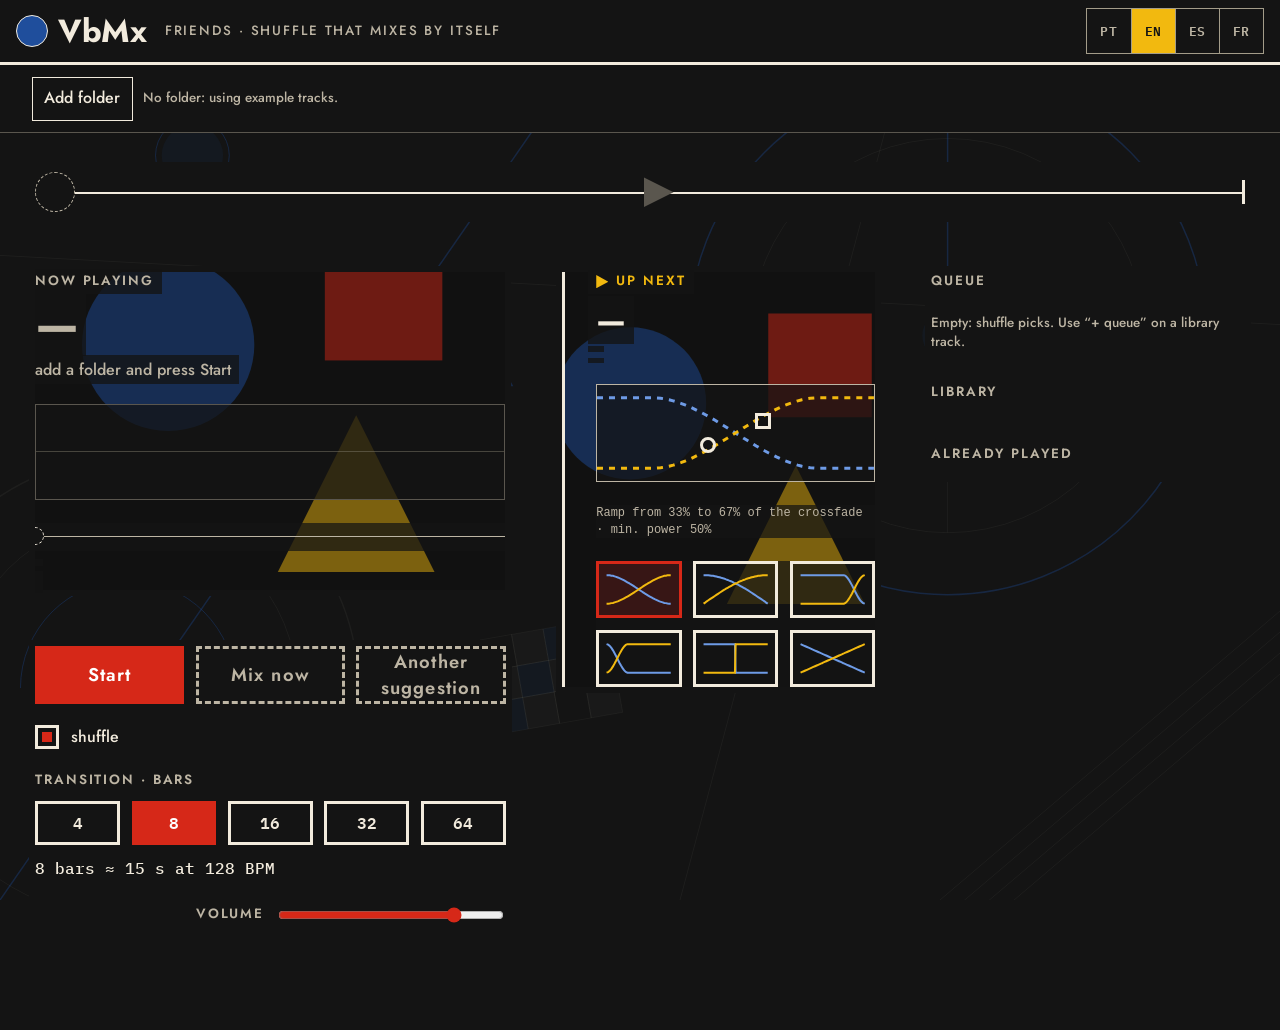
<file: index.html>
<!doctype html>
<html lang="pt-BR"><head><meta charset="utf-8">
<meta http-equiv="refresh" content="0; url=interface/friends.html">
<title>VbMx</title></head>
<body><p>Abrindo o <a href="interface/friends.html">VbMx</a>…</p>
<script>location.replace('interface/friends.html');</script></body></html>
</file>
